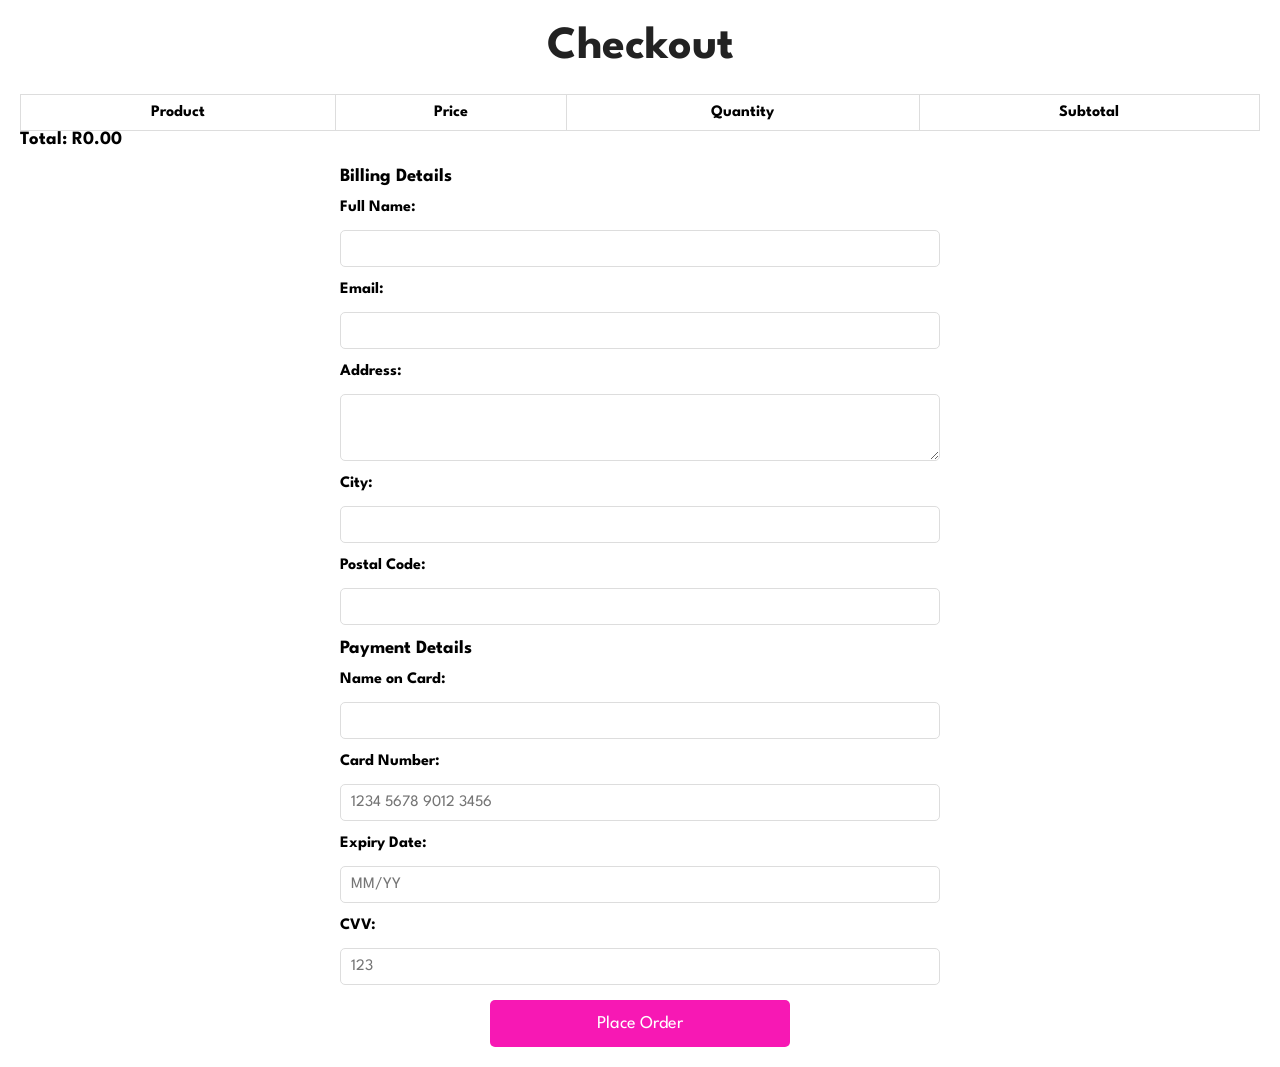
<file: checkout.html>
<!DOCTYPE html>
<html lang="en">
<head>
  <meta charset="UTF-8">
  <meta name="viewport" content="width=device-width, initial-scale=1.0">
  <title>Checkout - Pretty Blooms</title>
  <link rel="stylesheet" href="style.css">
  <link rel="stylesheet" href="https://cdnjs.cloudflare.com/ajax/libs/font-awesome/6.5.0/css/all.min.css">
  <style>
    body {
      font-family: Arial, sans-serif;
      padding: 20px;
    }
    h2 {
      text-align: center;
      margin-bottom: 20px;
    }
    form {
      max-width: 600px;
      margin: auto;
      display: flex;
      flex-direction: column;
      gap: 15px;
    }
    label {
      font-weight: bold;
    }
    input, textarea, select {
      padding: 10px;
      font-size: 16px;
      border: 1px solid #ddd;
      border-radius: 5px;
      width: 100%;
    }
    #cart-items {
      margin-bottom: 20px;
    }
    #cart-items table {
      width: 100%;
      border-collapse: collapse;
    }
    #cart-items th, #cart-items td {
      border: 1px solid #ddd;
      padding: 10px;
      text-align: center;
    }
    #cart-items img {
      width: 50px;
    }
    #total {
      font-weight: bold;
    }
    button.place-order {
      padding: 15px;
      background-color: #f718b4;
      color: white;
      font-size: 18px;
      border: none;
      border-radius: 5px;
      cursor: pointer;
      transition: background 0.3s;
      width: 100%;
      max-width: 300px;
      align-self: center;
    }
    button.place-order:hover {
      background-color: #971f6f;
    }
    #thank-you {
      display: none;
      text-align: center;
      font-size: 20px;
      color: #4CAF50;
      margin-top: 20px;
    }

    /* Responsive adjustments */
    @media (max-width: 600px) {
      #cart-items table, #cart-items th, #cart-items td {
        font-size: 14px;
      }
      button.place-order {
        font-size: 16px;
        padding: 12px;
      }
    }
  </style>
</head>
<body>

  <h2>Checkout</h2>

  <!-- Cart summary -->
  <div id="cart-items">
    <table>
      <thead>
        <tr>
          <th>Product</th>
          <th>Price</th>
          <th>Quantity</th>
          <th>Subtotal</th>
        </tr>
      </thead>
      <tbody>
        <!-- Cart items will be rendered here -->
      </tbody>
    </table>
    <h3>Total: R<span id="total">0.00</span></h3>
  </div>

  <!-- Checkout form -->
  <form id="checkout-form">
    <h3>Billing Details</h3>
    <label for="name">Full Name:</label>
    <input type="text" id="name" required>

    <label for="email">Email:</label>
    <input type="email" id="email" required>

    <label for="address">Address:</label>
    <textarea id="address" rows="3" required></textarea>

    <label for="city">City:</label>
    <input type="text" id="city" required>

    <label for="postal">Postal Code:</label>
    <input type="text" id="postal" required>

    <h3>Payment Details</h3>
    <label for="card-name">Name on Card:</label>
    <input type="text" id="card-name" required>

    <label for="card-number">Card Number:</label>
    <input type="text" id="card-number" placeholder="1234 5678 9012 3456" required>

    <label for="expiry">Expiry Date:</label>
    <input type="text" id="expiry" placeholder="MM/YY" required>

    <label for="cvv">CVV:</label>
    <input type="text" id="cvv" placeholder="123" required>

    <button type="submit" class="place-order">Place Order</button>
  </form>

  <!-- Thank you message -->
  <div id="thank-you">
    🎉 Thank you for your order! Your flowers will arrive fresh and beautiful. 🌸
  </div>

  <script>
    // Load cart from localStorage
    let cart = JSON.parse(localStorage.getItem("cart")) || [];
    const cartBody = document.querySelector("#cart-items tbody");
    const totalEl = document.getElementById("total");
    const thankYou = document.getElementById("thank-you");
    const form = document.getElementById("checkout-form");

    function renderCart() {
      cartBody.innerHTML = "";
      let total = 0;
      cart.forEach(item => {
        let subtotal = item.price * item.quantity;
        total += subtotal;
        const row = document.createElement("tr");
        row.innerHTML = `
          <td>${item.name}</td>
          <td>R${item.price.toFixed(2)}</td>
          <td>${item.quantity}</td>
          <td>R${subtotal.toFixed(2)}</td>
        `;
        cartBody.appendChild(row);
      });
      totalEl.innerText = total.toFixed(2);
    }

    renderCart();

    // Handle form submission
    form.addEventListener("submit", (e) => {
      e.preventDefault(); // Prevent actual form submission

      if(cart.length === 0){
        alert("Your cart is empty!");
        return;
      }

      // Optional: you could validate card format here

      // Show thank you message
      form.style.display = "none";
      thankYou.style.display = "block";

      // Clear cart
      localStorage.removeItem("cart");
    });
  </script>
</body>
</html>
</file>
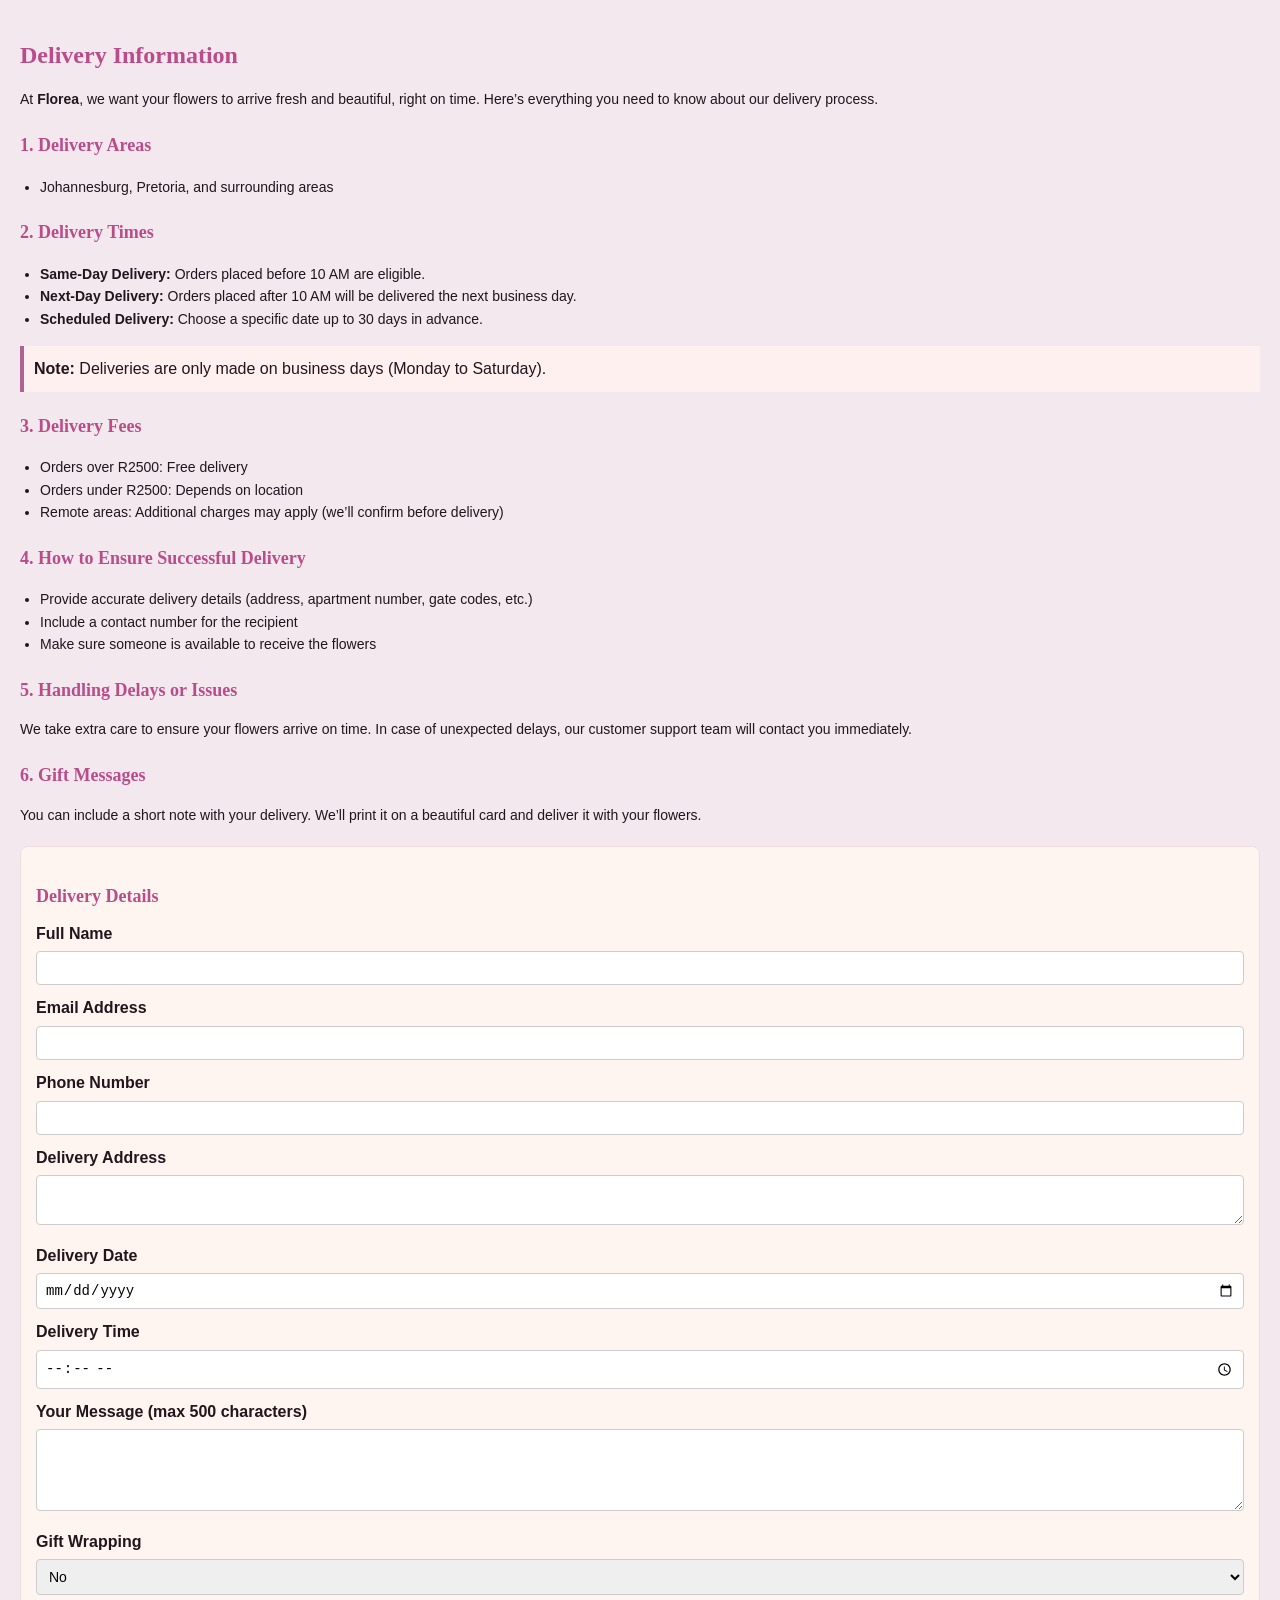
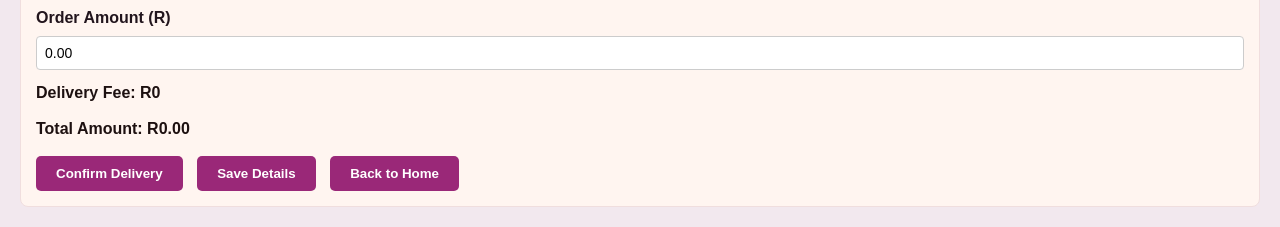
<file: Delivery.html>
<!DOCTYPE html>
<html lang="en">
<head>
  <meta charset="UTF-8">
  <meta name="viewport" content="width=device-width, initial-scale=1.0">
  <title>Delivery Information - Pretty Blooms</title>
  <style>
    body {
      font-family: 'Arial', sans-serif;
      background-color: #f2e8ee;
      color: #22151d;
      margin: 0;
      padding: 20px;
      line-height: 1.6;
    }

    h1, h2 {
      font-family: 'Georgia', serif;
      color: #ba4c8a;
      margin-bottom: 10px;
    }

    h1 { font-size: 24px; }
    h2 { font-size: 18px; margin-top: 20px; }

    p, li {
      font-size: 14px;
    }

    ul { padding-left: 20px; }

    .note {
      background-color: #fff0f0;
      padding: 10px;
      border-left: 4px solid #ae6295;
      margin: 10px 0;
    }

    .form-section {
      margin-top: 20px;
      padding: 15px;
      background-color: #fff5f0;
      border-radius: 8px;
      border: 1px solid #f0dede;
    }

    label {
      display: block;
      margin-top: 10px;
      font-weight: bold;
    }

    input, textarea, select {
      width: 100%;
      padding: 8px;
      margin-top: 5px;
      border-radius: 4px;
      border: 1px solid #ccc;
      font-size: 14px;
      box-sizing: border-box;
    }

    textarea { resize: vertical; }

    .form-buttons {
      margin-top: 15px;
    }

    .form-buttons button {
      padding: 10px 20px;
      margin-right: 10px;
      background-color: #9a2878;
      color: white;
      border: none;
      border-radius: 5px;
      cursor: pointer;
      font-weight: bold;
    }

    .form-buttons button:hover { background-color: #754861; }

    .delivery-fee, .total-amount {
      margin-top: 10px;
      font-weight: bold;
      color: #1d1010;
    }
  </style>
</head>
<body>

  <h1>Delivery Information</h1>
  <p>At <strong>Florea</strong>, we want your flowers to arrive fresh and beautiful, right on time. Here’s everything you need to know about our delivery process.</p>

  <h2>1. Delivery Areas</h2>
  <ul>
    <li>Johannesburg, Pretoria, and surrounding areas</li>
  </ul>

  <h2>2. Delivery Times</h2>
  <ul>
    <li><strong>Same-Day Delivery:</strong> Orders placed before 10 AM  are eligible.</li>
    <li><strong>Next-Day Delivery:</strong> Orders placed after 10 AM will be delivered the next business day.</li>
    <li><strong>Scheduled Delivery:</strong> Choose a specific date up to 30 days in advance.</li>
  </ul>
  <div class="note"><strong>Note:</strong> Deliveries are only made on business days (Monday to Saturday).</div>

  <h2>3. Delivery Fees</h2>
  <ul>
    <li>Orders over R2500: Free delivery</li>
    <li>Orders under R2500: Depends on location</li>
    <li>Remote areas: Additional charges may apply (we’ll confirm before delivery)</li>
  </ul>

  <h2>4. How to Ensure Successful Delivery</h2>
  <ul>
    <li>Provide accurate delivery details (address, apartment number, gate codes, etc.)</li>
    <li>Include a contact number for the recipient</li>
    <li>Make sure someone is available to receive the flowers</li>
  </ul>

  <h2>5. Handling Delays or Issues</h2>
  <p>We take extra care to ensure your flowers arrive on time. In case of unexpected delays, our customer support team will contact you immediately.</p>

  <h2>6. Gift Messages</h2>
  <p>You can include a short note with your delivery. We’ll print it on a beautiful card and deliver it with your flowers.</p>

  <!-- Delivery Form -->
  <div class="form-section">
    <h2>Delivery Details</h2>
    <form id="deliveryForm">
      <label for="fullName">Full Name</label>
      <input type="text" id="fullName" name="fullName" required>

      <label for="email">Email Address</label>
      <input type="email" id="email" name="email" required>

      <label for="phone">Phone Number</label>
      <input type="tel" id="phone" name="phone" required>

      <label for="address">Delivery Address</label>
      <textarea id="address" name="address" rows="2" required></textarea>

      <label for="deliveryDate">Delivery Date</label>
      <input type="date" id="deliveryDate" name="deliveryDate" required>

      <label for="deliveryTime">Delivery Time</label>
      <input type="time" id="deliveryTime" name="deliveryTime" required>

      <label for="message">Your Message (max 500 characters)</label>
      <textarea id="message" name="message" rows="4" maxlength="500"></textarea>

      <label for="giftWrap">Gift Wrapping</label>
      <select id="giftWrap" name="giftWrap" required>
        <option value="no">No</option>
        <option value="yes">Yes</option>
      </select>

      <label for="orderAmount">Order Amount (R)</label>
      <input type="number" id="orderAmount" name="orderAmount" readonly value="0">

      <div class="delivery-fee" id="deliveryFee">Delivery Fee: R0.00</div>
      <div class="total-amount" id="totalAmount">Total Amount: R0</div>

      <div class="form-buttons">
        <button type="submit">Confirm Delivery</button>
        <button type="button" onclick="saveDetails()">Save Details</button>
        <button type="button" onclick="window.location.href='index.html'">Back to Home</button>
      </div>
    </form>
  </div>

  <script>
    const orderAmountInput = document.getElementById('orderAmount');
    const deliveryFeeDisplay = document.getElementById('deliveryFee');
    const totalAmountDisplay = document.getElementById('totalAmount');

    // Simulated cart items (replace this with real cart logic)
    // Example cart: array of objects [{name:'Rose', price:200, qty:3}, ...]
    const cartItems = JSON.parse(localStorage.getItem('cartItems') || '[]');

    function getCartTotal() {
      let total = 0;
      cartItems.forEach(item => {
        total += item.price * item.qty;
      });
      return total;
    }

    function updateAmounts() {
      const orderAmount = getCartTotal();
      orderAmountInput.value = orderAmount.toFixed(2);

      const deliveryFee = orderAmount >= 2500 ? 0 : 0;
      deliveryFeeDisplay.textContent = `Delivery Fee: R${deliveryFee}`;

      const totalAmount = orderAmount + deliveryFee;
      totalAmountDisplay.textContent = `Total Amount: R${totalAmount.toFixed(2)}`;
    }

    // Save form details to localStorage
    function saveDetails() {
      const form = document.getElementById('deliveryForm');
      const formData = new FormData(form);
      const savedData = {};
      formData.forEach((value, key) => {
        savedData[key] = value;
      });
      localStorage.setItem('deliveryForm', JSON.stringify(savedData));
      alert('Your details have been saved!');
    }

    // Load saved form details
    window.addEventListener('load', () => {
      // Update amounts first
      updateAmounts();

      const savedData = JSON.parse(localStorage.getItem('deliveryForm'));
      if(savedData){
        Object.keys(savedData).forEach(key => {
          if(document.getElementById(key)){
            document.getElementById(key).value = savedData[key];
          }
        });
      }
    });

    // If cart changes on other page, update totals dynamically
    window.addEventListener('storage', () => {
      const newCart = JSON.parse(localStorage.getItem('cartItems') || '[]');
      cartItems.length = 0; // clear old array
      newCart.forEach(item => cartItems.push(item)); // update
      updateAmounts();
    });

    // Optional: handle form submission
    document.getElementById('deliveryForm').addEventListener('submit', function(e){
      e.preventDefault();
      alert('Delivery confirmed! Thank you for your order.');
      this.reset();
      localStorage.removeItem('deliveryForm');
    });
  </script>

</body>
</html>
</file>
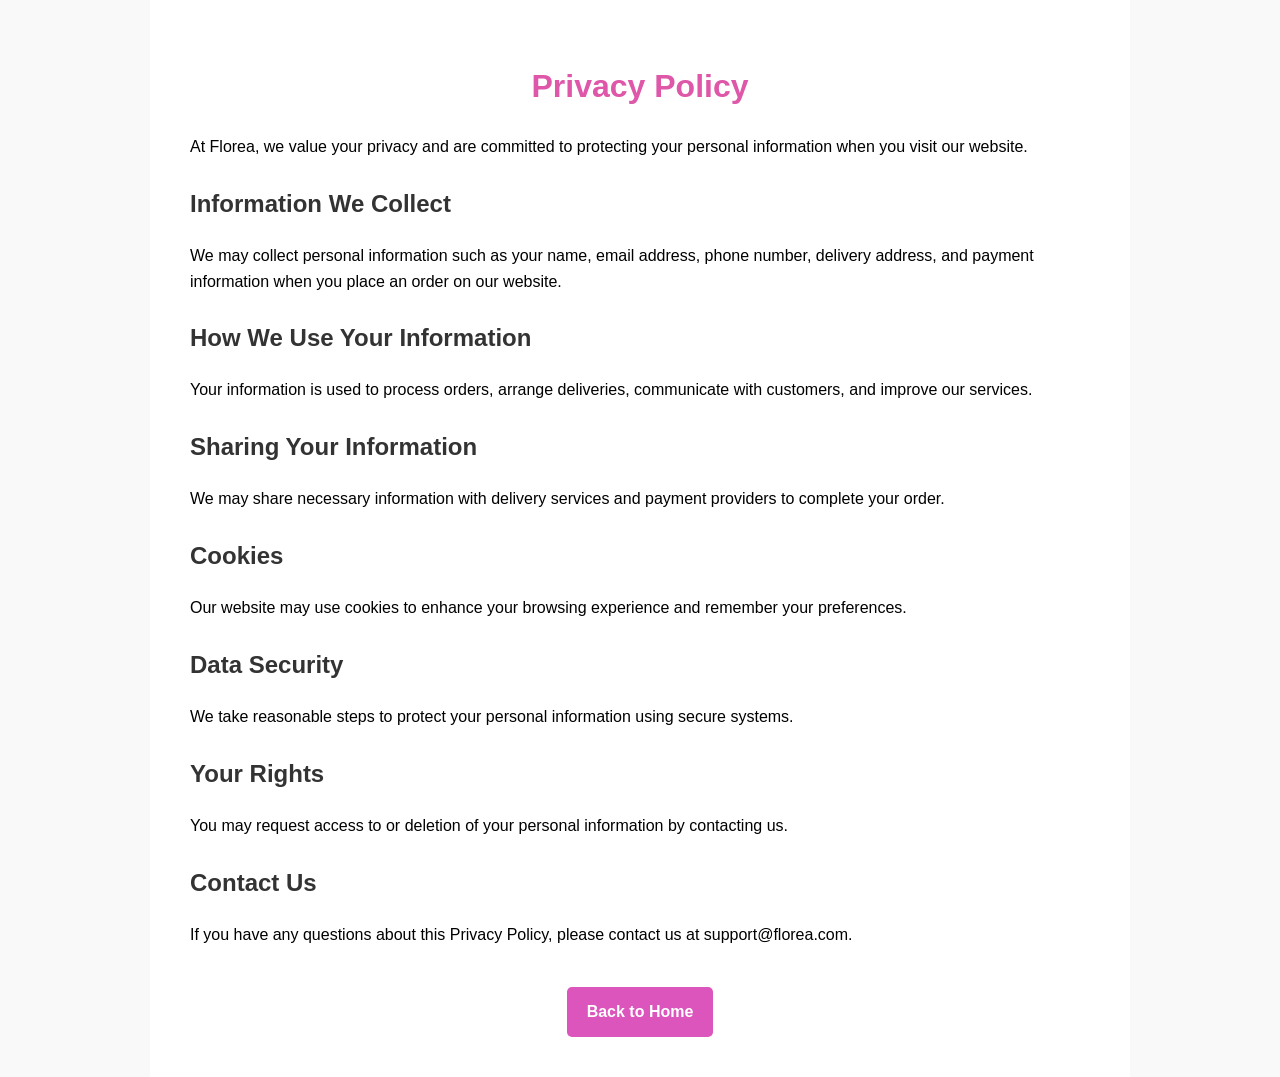
<file: privacypolicy.html>
<!DOCTYPE html>
<html lang="en">
<head>
<meta charset="UTF-8">
<meta name="viewport" content="width=device-width, initial-scale=1.0">
<title>Privacy Policy - Pretty Blooms</title>

<style>

body{
font-family: Arial, sans-serif;
margin:0;
padding:0;
background:#f9f9f9;
line-height:1.6;
}

.container{
max-width:900px;
margin:auto;
padding:40px;
background:white;
}

h1{
text-align:center;
color:#de57a8;
}

h2{
color:#333;
margin-top:25px;
}

p{
margin:10px 0;
}

/* Back button styling */
.back-home{
display:inline-block;
margin-top:30px;
padding:12px 20px;
background:#db55bc;
color:white;
text-decoration:none;
border-radius:5px;
font-weight:bold;
}

.back-home:hover{
background:#8e2d38;
}

.button-container{
text-align:center;
}

</style>
</head>

<body>

<div class="container">

<h1>Privacy Policy</h1>

<p>At Florea, we value your privacy and are committed to protecting your personal information when you visit our website.</p>

<h2>Information We Collect</h2>
<p>We may collect personal information such as your name, email address, phone number, delivery address, and payment information when you place an order on our website.</p>

<h2>How We Use Your Information</h2>
<p>Your information is used to process orders, arrange deliveries, communicate with customers, and improve our services.</p>

<h2>Sharing Your Information</h2>
<p>We may share necessary information with delivery services and payment providers to complete your order.</p>

<h2>Cookies</h2>
<p>Our website may use cookies to enhance your browsing experience and remember your preferences.</p>

<h2>Data Security</h2>
<p>We take reasonable steps to protect your personal information using secure systems.</p>

<h2>Your Rights</h2>
<p>You may request access to or deletion of your personal information by contacting us.</p>

<h2>Contact Us</h2>
<p>If you have any questions about this Privacy Policy, please contact us at support@florea.com.</p>

<div class="button-container">
<a href="index.html" class="back-home">Back to Home</a>
</div>

</div>

</body>
</html>
</file>
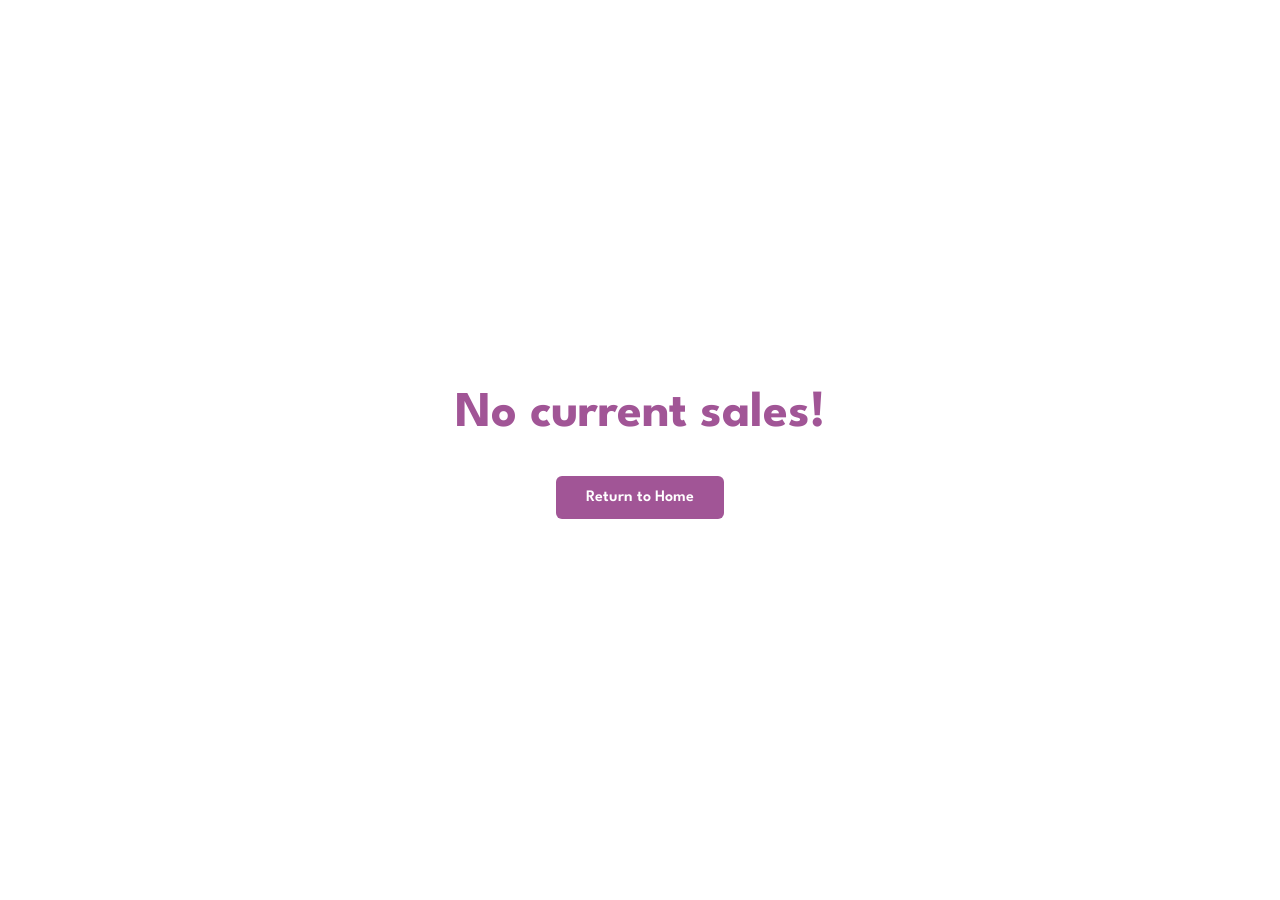
<file: sales.html>
<!DOCTYPE html>
<html lang="en">
<head>
  <meta charset="UTF-8">
  <title>Special Sales - Pretty Blooms</title>
  <link rel="stylesheet" href="style.css">

  <style>
    /* CENTER CONTENT */
    .sales-page {
      display: flex;
      justify-content: center;
      align-items: center;
      height: 100vh;
      text-align: center;
    }

    .sales-page h1 {
      font-size: 50px;
      color: #a15596; /* purple */
    }

    /* RETURN TO HOME BUTTON */
    .home-btn {
      display: inline-block;
      margin-top: 30px;
      padding: 14px 30px;
      background-color: #a15596; /* purple */
      color: #fff;
      font-size: 16px;
      font-weight: 600;
      text-decoration: none;
      border-radius: 6px;
      transition: 0.3s ease;
    }

    /* HOVER EFFECT */
    .home-btn:hover {
      background-color: #8a3b80;
      transform: scale(1.05);
    }
  </style>
</head>

<body>

<section class="sales-page">
  <div>
    <h1>No current sales!</h1>

    <!-- RETURN BUTTON -->
    <a href="index.html" class="home-btn">Return to Home</a>
  </div>
</section>

</body>
</html>
</file>
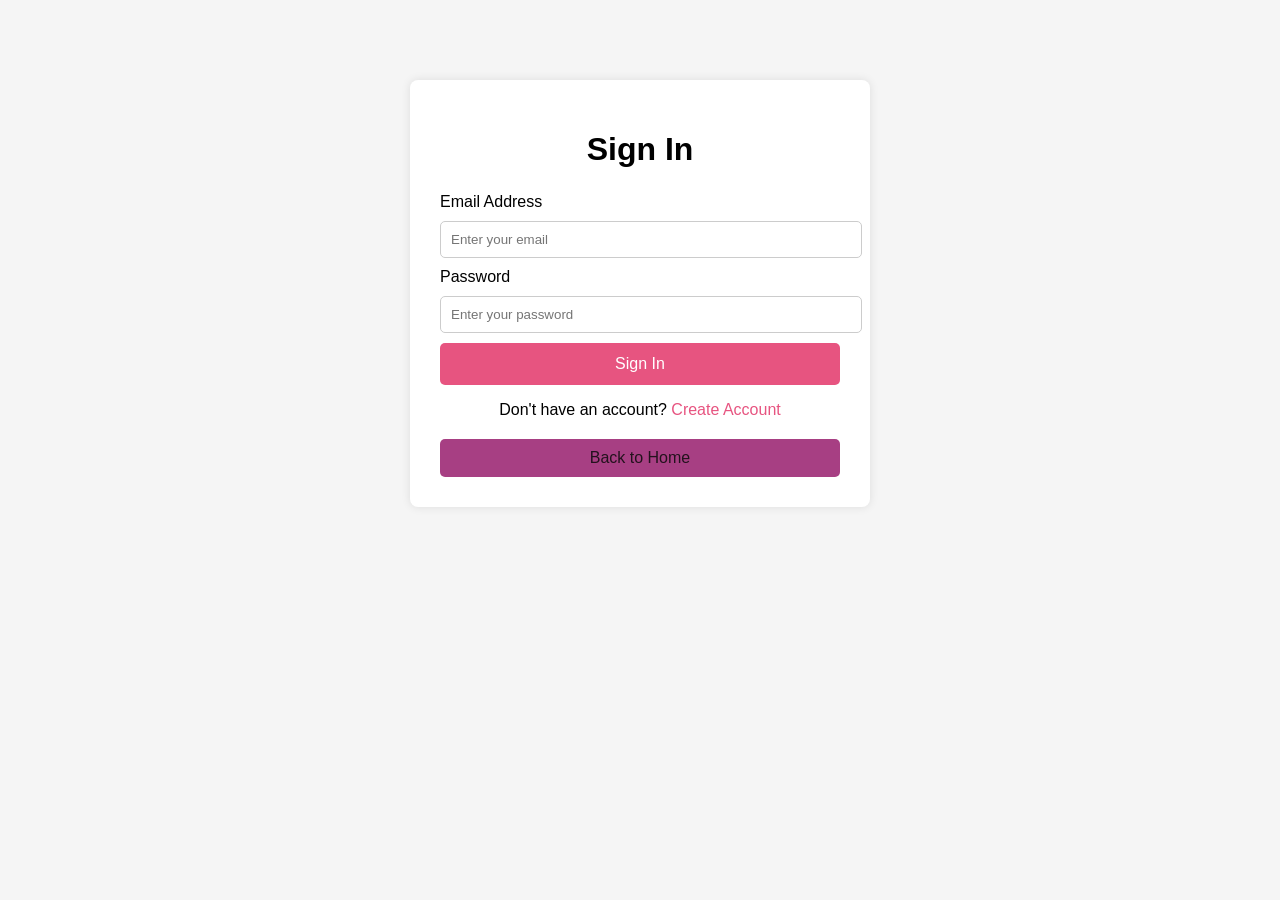
<file: signin.html>
<!DOCTYPE html>
<html lang="en">
<head>
<meta charset="UTF-8">
<meta name="viewport" content="width=device-width, initial-scale=1.0">
<title>Sign In - Pretty Blooms</title>

<style>

body{
font-family: Arial, sans-serif;
background:#f5f5f5;
margin:0;
padding:0;
}

.container{
max-width:400px;
margin:80px auto;
background:white;
padding:30px;
border-radius:8px;
box-shadow:0 0 10px rgba(0,0,0,0.1);
}

h1{
text-align:center;
margin-bottom:25px;
}

input{
width:100%;
padding:10px;
margin:10px 0;
border:1px solid #ccc;
border-radius:5px;
}

button{
width:100%;
padding:12px;
background:#e75480;
border:none;
color:white;
font-size:16px;
border-radius:5px;
cursor:pointer;
}

button:hover{
background:#d63a66;
}

.links{
text-align:center;
margin-top:15px;
}

.links a{
text-decoration:none;
color:#e75480;
}

.home-btn{
display:block;
text-align:center;
margin-top:20px;
padding:10px;
background:#a73f83;
color:rgb(35, 18, 29);
text-decoration:none;
border-radius:5px;
}

.home-btn:hover{
background:#9b4e79;
}

</style>
</head>

<body>

<div class="container">

<h1>Sign In</h1>

<form>

<label>Email Address</label>
<input type="email" placeholder="Enter your email" required>

<label>Password</label>
<input type="password" placeholder="Enter your password" required>

<button type="submit">Sign In</button>

</form>

<div class="links">
<p>Don't have an account? <a href="signup.html">Create Account</a></p>
</div>

<a href="index.html" class="home-btn">Back to Home</a>

</div>

</body>
</html>
</file>
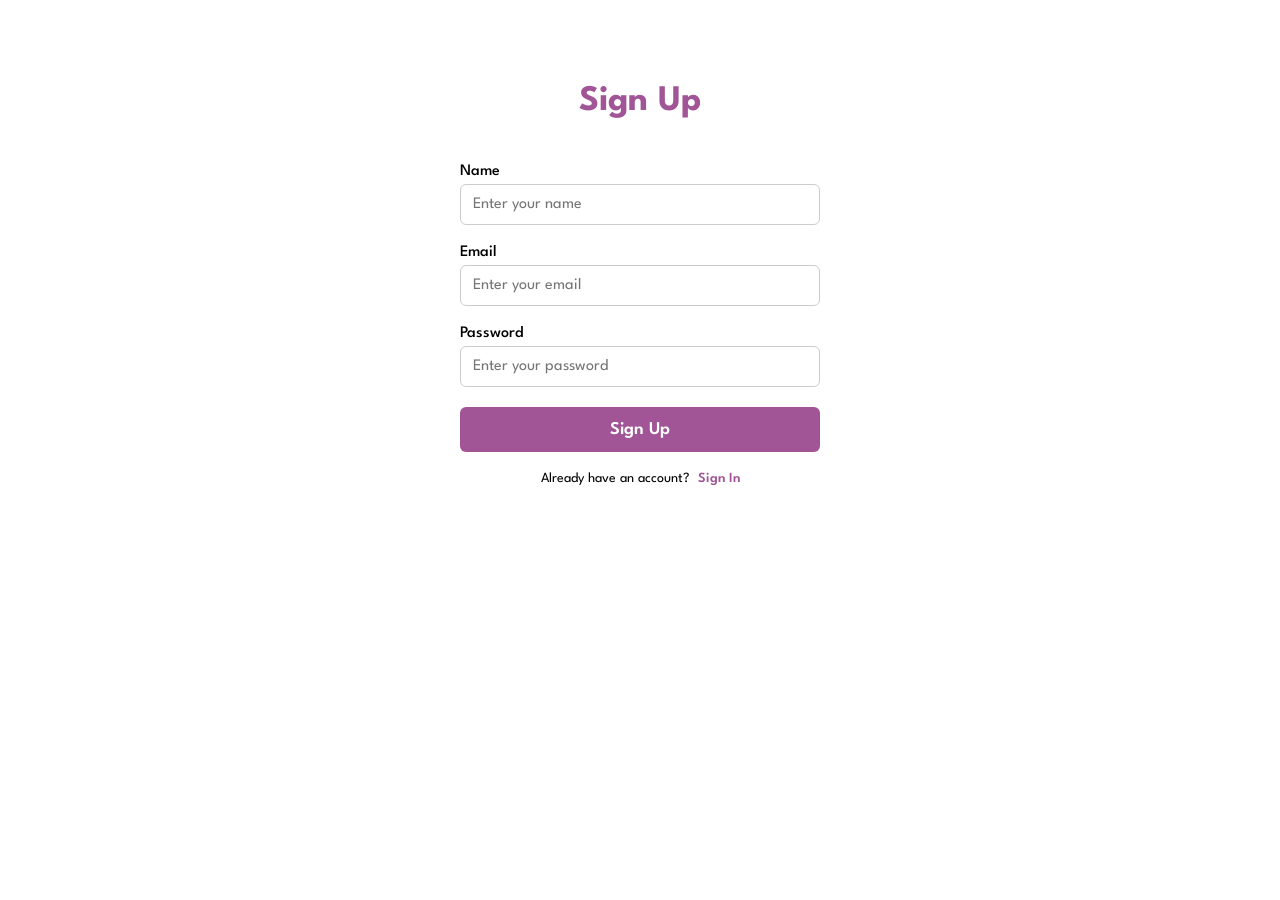
<file: signup.html>
<!DOCTYPE html>
<html lang="en">
<head>
  <meta charset="UTF-8">
  <meta name="viewport" content="width=device-width, initial-scale=1.0">
  <title>Sign Up - Pretty Blooms</title>
  <link rel="stylesheet" href="style.css">
  <style>
    /* SIGNUP PAGE STYLING */
    .signup-page {
      max-width: 400px;
      margin: 50px auto;
      padding: 20px;
      text-align: center;
    }

    .signup-page h1 {
      color: #a15596; /* purple */
      font-size: 36px;
      margin-bottom: 30px;
    }

    .signup-page label {
      display: block;
      font-weight: 500;
      margin-bottom: 5px;
      color: #000;
      text-align: left;
    }

    .signup-page input[type="text"],
    .signup-page input[type="email"],
    .signup-page input[type="password"] {
      width: 100%;
      padding: 12px;
      margin-bottom: 20px;
      border-radius: 6px;
      border: 1px solid #ccc;
      font-size: 16px;
    }

    .signup-btn {
      display: inline-block;
      width: 100%;
      padding: 14px;
      background-color: #a15596; /* purple */
      color: #fff;
      font-size: 18px;
      font-weight: 600;
      border: none;
      border-radius: 6px;
      cursor: pointer;
      transition: 0.3s ease;
    }

    .signup-btn:hover {
      background-color: #8a3b80;
      transform: scale(1.02);
    }

    .signin-link {
      margin-top: 20px;
      font-size: 14px;
      color: #000;
    }

    .signin-link a {
      color: #a15596; /* purple */
      text-decoration: none;
      font-weight: 600;
      margin-left: 5px;
    }

    .signin-link a:hover {
      text-decoration: underline;
    }
  </style>
</head>
<body>
  <section class="signup-page">
    <h1>Sign Up</h1>

    <form id="signupForm">
      <label for="name">Name</label>
      <input type="text" id="name" placeholder="Enter your name">

      <label for="email">Email</label>
      <input type="email" id="email" placeholder="Enter your email">

      <label for="password">Password</label>
      <input type="password" id="password" placeholder="Enter your password">

      <button type="submit" class="signup-btn">Sign Up</button>
    </form>

    <div class="signin-link">
      Already have an account? <a href="signin.html">Sign In</a>
    </div>
  </section>

  <!-- JAVASCRIPT FOR POPUP -->
  <script>
    const form = document.getElementById('signupForm');

    form.addEventListener('submit', function(event) {
      event.preventDefault(); // prevents form from submitting normally
      alert("Thank you! Your account has been successfully created.");
      form.reset(); // clears the form fields
    });
  </script>
</body>
</html>
</file>
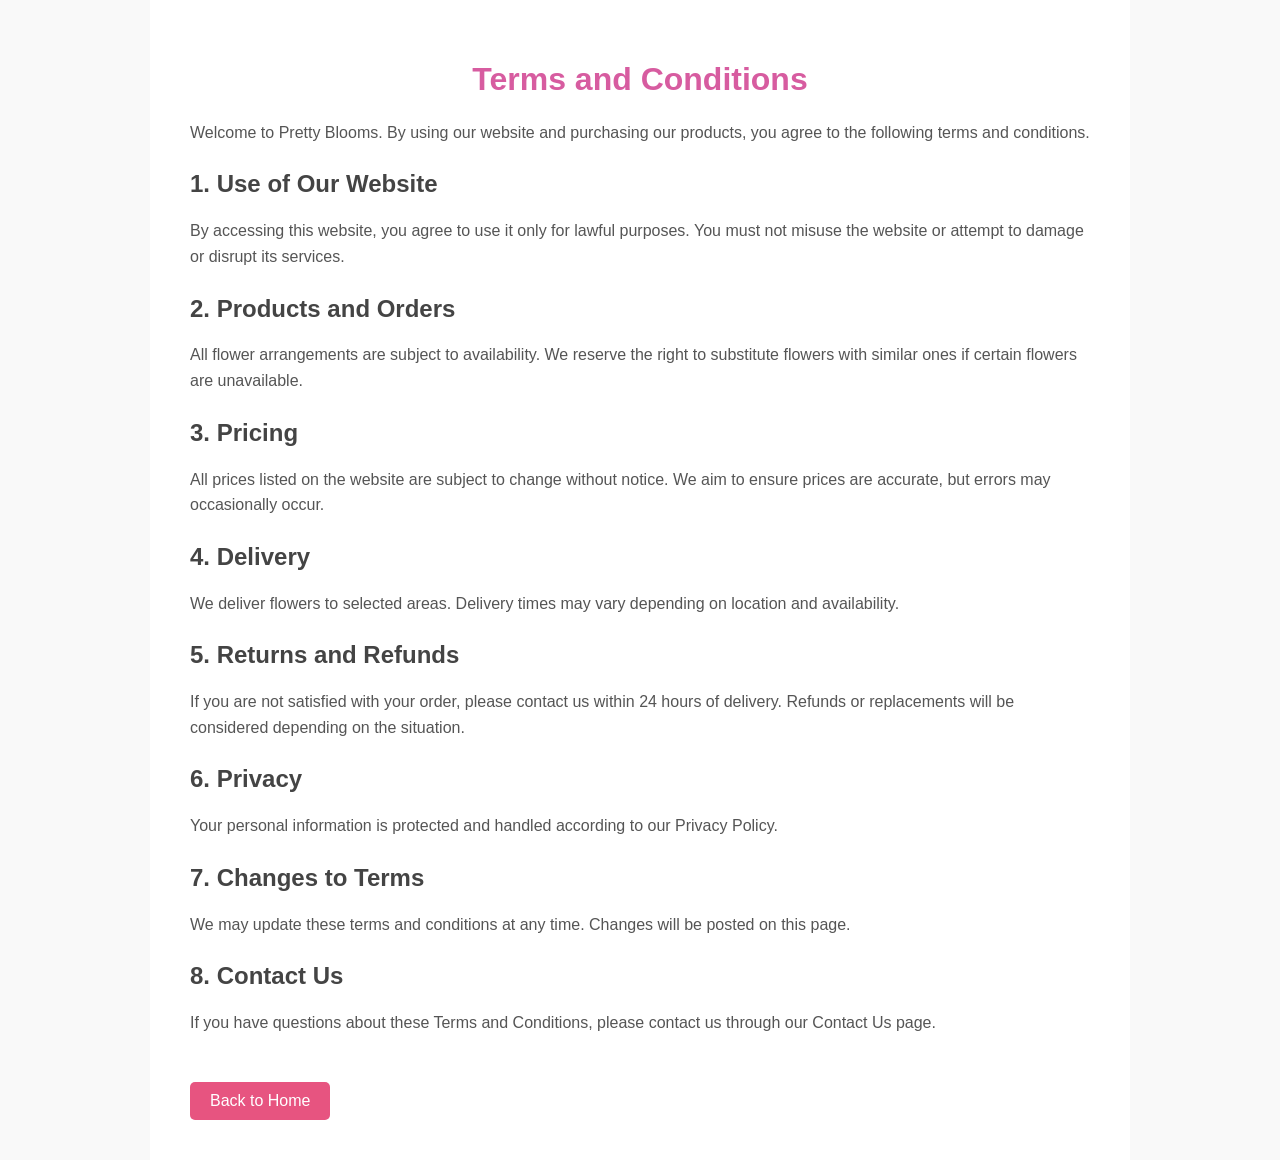
<file: terms.html>
<!DOCTYPE html>
<html lang="en">
<head>
<meta charset="UTF-8">
<meta name="viewport" content="width=device-width, initial-scale=1.0">
<title>Terms and Conditions - Pretty Blooms</title>

<style>
body{
font-family: Arial, sans-serif;
margin:0;
padding:0;
background:#f9f9f9;
}

.container{
max-width:900px;
margin:auto;
padding:40px;
background:white;
}

h1{
text-align:center;
color:#d75ca0;
}

h2{
margin-top:25px;
color:#444;
}

p{
line-height:1.6;
color:#555;
}

.home-btn{
display:inline-block;
margin-top:30px;
padding:10px 20px;
background:#e75480;
color:white;
text-decoration:none;
border-radius:5px;
}

.home-btn:hover{
background:#d63a66;
}
</style>

</head>

<body>

<div class="container">

<h1>Terms and Conditions</h1>

<p>Welcome to Pretty Blooms. By using our website and purchasing our products, you agree to the following terms and conditions.</p>

<h2>1. Use of Our Website</h2>
<p>By accessing this website, you agree to use it only for lawful purposes. You must not misuse the website or attempt to damage or disrupt its services.</p>

<h2>2. Products and Orders</h2>
<p>All flower arrangements are subject to availability. We reserve the right to substitute flowers with similar ones if certain flowers are unavailable.</p>

<h2>3. Pricing</h2>
<p>All prices listed on the website are subject to change without notice. We aim to ensure prices are accurate, but errors may occasionally occur.</p>

<h2>4. Delivery</h2>
<p>We deliver flowers to selected areas. Delivery times may vary depending on location and availability.</p>

<h2>5. Returns and Refunds</h2>
<p>If you are not satisfied with your order, please contact us within 24 hours of delivery. Refunds or replacements will be considered depending on the situation.</p>

<h2>6. Privacy</h2>
<p>Your personal information is protected and handled according to our Privacy Policy.</p>

<h2>7. Changes to Terms</h2>
<p>We may update these terms and conditions at any time. Changes will be posted on this page.</p>

<h2>8. Contact Us</h2>
<p>If you have questions about these Terms and Conditions, please contact us through our Contact Us page.</p>

<a href="index.html" class="home-btn">Back to Home</a>

</div>

</body>
</html>
</file>
<file: style.css>
@import url('https://fonts.googleapis.com/css2?family=Spartan:wght@100;200;300;400;500;600;700;800;900&display=swap');
* {
    margin: 0;
    padding: 0;
    box-sizing: border-box;
    font-family: 'spartan', sans-serif;
}

h1 {
    font-size: 50px;
    line-height: 64px;
    color:#222;
}

h2{
    font-size: 46px;
    line-height: 54px;
    color:#222
}

h4{
    font-size: 20px;
    color:#222
}

h6{
    font-weight:700;
    font-size: 12px;
}

p{
    font-size: 16px;
    color: #8c9390;
    margin: 15px 0 20px 0;
}

.section-p1 {
    padding: 40px 80px;
}

button.normal {
    font-size: 14px;
    font-weight: 600;
    padding: 15px 30px;
    color:#faf7f9;
    background-color: #a15596;
    border-radius: 4px;
    cursor: pointer;
    border: none;
    outline: none;
    transition: 0.2s;
}

body {
    width: 100%
}

/*header start */

#header {
    display: flex;
    align-items: center;
    justify-content: space-between;
    padding: 20px 80px;
    background: #f1c9ec;
    box-shadow: 0 5px 15px rgba(0, 0, 0, 0.06);
    position: fixed;       
    top: 0;
    left: 0;
    width: 100%;           
    z-index: 9999;
}

/* Logo Styling */

.logo {
  width: 100px;
  height: auto;
}

#navbar {
    display: flex;
    align-items: center;
    justify-content: center;
}

#navbar li {
    list-style: none;
    padding: 0 20px;
    position: relative;
}

#navbar li a {
    text-decoration: none;
    font-size: 16px;
    font-weight: 600;
    color: #121111;
    transition: 0.3s ease;
}

#navbar li a:hover,
#navbar li a.active {
    color: #a15596
}

#navbar li a.active::after,
#navbar li a:hover::after {
    content: "";
    width: 30%;
    height: 2px;
    background: #a70da4;
    position: absolute;
    bottom: -4px;
    left: 20px;
}

#mobile {
    display: none;
    align-items: center;
}

#close {
    display: none;
}

/* Home Page */
#hero {
    background-image: url("images/image20.jpg");
    height: 90vh;
    width: 100%;
    background-size: cover;
    background-position: top 25% right 0;
    padding: 0 80px;
    display: flex;
    flex-direction: column;
    align-items: flex-start;
    justify-content: center;
    position: relative;
    z-index: 1;
    margin-top: 120px;
}

#hero h4 {
    padding-bottom: 15px;
}

#hero h1 {
    color: #8a034d;
}

#hero button {
    background-image: url("images/image23jpg.jpg");
    background-color: transparent;
    color: #8a034d;
    border: 0;
    padding: 14px 80px 14px 65px;
    background-repeat: no-repeat;
    cursor: pointer;
    font-weight: 700;
    font-size: 15px;
}

#feature{
    display: flex;
    align-items: center;
    justify-content: space-between;
    flex-wrap: wrap;
}

#feature .fe-box {
    width: 180px;
    text-align: center;
    padding: 25px 15px;
    box-shadow: 20px 20px 34px rgba(0, 0, 0, 0.03);
    border: 1px solid #a15596;
    border-radius: 4px;
    margin: 15px 0;
}

#feature .fe-box img {
  width: 100px;   
  height: auto;   
  margin-bottom: 10px; 
}

#feature .fe-box:hover {
    box-shadow: 10px 10px 54px rgba(70, 62, 221, 0.1); 
}

#banner{
    display: flex;
    flex-direction: column;
    justify-content: center;
    align-items: center;
    text-align: center;
    background-image: url("images/image29.jpg");
    width: 100%;
    height: 40vh;
    background-size: cover;
    background-position: center;
}

#banner h4 {
    color: #faf7f9;
    font-size: 16px;
}
#banner h2 {
    color: #f9f4f8;
    font-size: 30px;
    padding: 10px 0;
}

#banner button:hover {
    background: #f9f4f8;
    color: #5a4557
}

footer{
    display: flex;
    flex-wrap: wrap;
    justify-content: space-between;
}

footer .col {
    display: flex;
    flex-direction: column;
    align-items: flex-start;
    margin-bottom: 20px;
}

footer .logo {
    margin-bottom: 30px;
}

footer h4{
    font-size: 14px;
    padding-bottom: 20px;
}

footer p{
    font-size: 13px;
    margin: 0 0 8px 0;
}

footer a {
    font-size: 13px;
    text-decoration: none;
    color: #858285;
    margin: 10px;
}

footer .follow i:hover,
footer a:hover {
    color:#8a034d;
}

/* ================================
   CART PAGE STYLING
================================ */
#cart {
    overflow-x: auto;
}
#cart {
  width: 100%;
  padding: 40px 20px;
}

/* ===== Desktop & Tablet ===== */
/* =============================
   CART TABLE (Desktop)
============================= */
#cart table {
  width: 100%;
  border-collapse: collapse;
  background: #fff;
  border-radius: 10px;
  box-shadow: 0 2px 8px rgba(0,0,0,0.1);
}

#cart table thead {
  background-color: #f5f5f5;
}

#cart table th,
#cart table td {
  text-align: center;
  padding: 14px 10px;
  font-size: 14px;
  color: #333;
}

/* Product image styling */
#cart table img {
  width: 70px;
  height: auto;
  border-radius: 8px;
}

/* Quantity input styling */
#cart input[type="number"] {
  width: 60px;
  padding: 5px;
  text-align: center;
  border: 1px solid #ddd;
  border-radius: 5px;
}

/* Compact column widths */
#cart table td:nth-child(1),
#cart table th:nth-child(1) { width: 60px; }   /* Remove */
#cart table td:nth-child(2),
#cart table th:nth-child(2) { width: 90px; }   /* Image */
#cart table td:nth-child(3),
#cart table th:nth-child(3) { width: 160px; }  /* Product */
#cart table td:nth-child(4),
#cart table th:nth-child(4) { width: 90px; }   /* Price */
#cart table td:nth-child(5),
#cart table th:nth-child(5) { width: 90px; }   /* Quantity */
#cart table td:nth-child(6),
#cart table th:nth-child(6) { width: 90px; }   /* Subtotal */

/* Fix for quantity input */
#cart table td:nth-child(5) input {
  width: 70px;
  padding: 10px 5px 10px 15px;
}

/* Header row style */
#cart table thead {
  border: 1px solid #ddd;
  border-left: none;
  border-right: none;
}

#cart table thead td {
  font-weight: 700;
  text-transform: uppercase;
  font-size: 13px;
  padding: 18px 0;
}

#cart table tbody tr td {
  padding-top: 15px;
}

#cart table tbody td {
  font-size: 13px;
}

/* Slightly smaller overall text */
#cart {
  font-size: 13px;
}

/* Cart Total Section */
#cart-total-section {
  width: 100%;
  text-align: right;       /* aligns total to the right on larger screens */
  padding: 20px 0;
  font-size: 18px;
  font-weight: 600;
  letter-spacing: 2px;     /* spacing between letters */
  color: #333;
}

#cart-total {
  display: inline-block;
  padding: 10px 20px;
  background-color: #f5f5f5;  /* light background for emphasis */
  border-radius: 8px;
  min-width: 150px;            /* ensures alignment for different prices */
  text-align: right;           /* aligns price inside the box */
}

/* =============================
   MOBILE VIEW (Stacked as Cards)
============================= */
@media (max-width: 768px) {
  /* Turn table into cards */
  #cart table,
  #cart thead,
  #cart tbody,
  #cart th,
  #cart td,
  #cart tr {
    display: block;
  }

  #cart thead {
    display: none;
  }

  #cart tr {
    display: flex;
    align-items: flex-start;
    background: #fff;
    margin-bottom: 15px;
    border-radius: 10px;
    box-shadow: 0 2px 8px rgba(0,0,0,0.1);
    padding: 12px;
    gap: 12px;
    position: relative;
  }

  /* Image on the left */
  #cart td[data-label="Image"] {
    flex: 0 0 65px;
    display: flex;
    align-items: center;
    justify-content: center;
  }

  #cart td[data-label="Image"] img {
    width: 60px;
    height: auto;
    border-radius: 8px;
  }

  /* Text on the right */
  #cart td {
    border: none;
    display: block;
    padding: 5px 0;
  }

  #cart td[data-label="Product"] {
    font-weight: 600;
    font-size: 14px;
    margin-bottom: 6px;
    color: #333;
  }

  /* Group price, quantity, subtotal neatly */
  #cart td[data-label="Price"],
  #cart td[data-label="Quantity"],
  #cart td[data-label="Subtotal"] {
    font-size: 13px;
    color: #555;
  }

  #cart td[data-label="Quantity"] input[type="number"] {
    width: 60px;
    padding: 3px;
    border: 1px solid #ccc;
    border-radius: 5px;
    margin-left: 8px;
  }

  /* Remove button on top right */
  #cart td[data-label="Remove"] {
    position: absolute;
    top: 10px;
    right: 15px;
  }

  /* Add some spacing for visual clarity */ 
  #cart tr { 
    position: relative; 
  }

  #cart-total-section {
    text-align: center;  /* center total on mobile */
    padding: 15px 0;
    font-size: 16px;
  }

  #cart-total {
    width: 100%;
    min-width: 0;
    padding: 8px 12px;
  }
}

/* =============================
   SMALL PHONES
============================= */
@media (max-width: 480px) {
  #cart td[data-label="Image"] img {
    width: 55px;
  }

  #cart td[data-label="Product"] {
    font-size: 13px;
  }

  #cart-total-section {
    font-size: 14px;
  }

  #cart-total {
    padding: 6px 10px;
  }
}



/* Start Media Query */

@media (max-width:799px) {
    #navbar {
        display: flex;
        flex-direction: column;
        align-items: flex-start;
        justify-content: flex-start;
        position: fixed;
        top: 0;
        right: -300px;
        height: 100vh;
        width: 300px;
        background-color:#f9f4f8;
        box-shadow: 0 40px 60px rgba(0, 0, 0, 0.1);
        padding: 80px 0 0 10px;
        transition: 0.3s;
    }
    #navbar.active {
        right: 0px;
    }
    #navbar li {
        margin-bottom: 25px;
    }
    #mobile {
        display: flex;
        align-items: center;
    }
    #mobile i {
        color: #5a4557;
        font-size: 24px;
        padding-left: 20px;
    }

    #close{
        display: initial;
        position: absolute;
        top: 30px;
        left: 30px;
        color:#121111;
        font-size: 24px;
    }
}

    #hero {
        
        height: 70vh;
        padding: 0 80px;  
        background-position: top 30% right 30%;
    }
    #feature {
        justify-content: center;
    }
    #feature .fe-box {
        margin: 15px 15px;
    }

    @media (max-width: 477px) {
        .section-p1 {
            padding: 20px;
        }
        h1 {
            font-size: 38px;   
        }
        h2 {
            font-size: 32px;
        
    }
    #hero {
        padding: 0 20px;
        background-position: center;
        background-size: cover;
        height: 50vh;
        background-repeat: no repeat;
    }
    #feature {
        justify-content: none;
    }
    #feature .fe-box {
        width: 155px;
        margin: 0 0 15px 0;
    }
    #banner {
        height: 25vh;              /* reduce banner height */
        padding: 20px;             /* add padding for spacing */
        background-position: center;
        background-size: cover;
  }

  #banner h2 {
        font-size: 18px;           /* make text smaller */
        line-height: 1.3;
        margin: 0 auto;          /* center the element */
        width: 90%;              /* prevent cut-off on sides */
        word-wrap: break-word;
  }

  #banner h4 {
        font-size: 14px;
        line-height: 1.4;        
        margin: 0 auto;          
        width: 90%;              
        word-wrap: break-word;
  }

  #banner button {
        padding: 10px 20px;
        font-size: 12px;
  }
  #footer {
    flex-direction: column;       
    align-items: flex-start;      
    padding: 20px;                
  }

  footer .col {
    width: 100%;                  
    margin-bottom: 20px;
  }

  footer .col a {
    display: block;               
    word-wrap: break-word;        
  }

  footer .col h4 {
    font-size: 16px;              
    margin-bottom: 10px;
  }
}

/* Cart Page*/
#subtotal {
    width: 100%;
    padding: 20px;
}

/* =======================
   SHOP PAGE STYLES
======================= */

#product-list {
  text-align: center;
}

.product-container {
  display: grid;
  grid-template-columns: repeat(auto-fit, minmax(200px, 1fr));
  gap: 20px;
  margin-top: 30px;
}

.product-box {
  background: #fff;
  border: 1px solid #a15596;
  border-radius: 8px;
  padding: 15px;
  transition: transform 0.3s ease;
  box-shadow: 0 4px 6px rgba(0,0,0,0.05);
}

.product-box:hover {
  transform: translateY(-5px);
}

.product-box img {
  width: 100%;
  height: 200px;
  object-fit: cover;
  border-radius: 6px;
  margin-bottom: 10px;
}

.product-box h4 {
  font-size: 16px;
  color: #333;
}

.product-box p {
  color: #a15596;
  font-weight: 600;
}

.product-box button {
  background-color: #a15596;
  color: #fff;
  border: none;
  padding: 10px 15px;
  border-radius: 5px;
  cursor: pointer;
  font-size: 14px;
  transition: 0.3s;
}

.product-box button:hover {
  background-color: #8a3b80;
}

/* Responsive tweaks */
@media (max-width: 600px) {
  .product-container {
    grid-template-columns: repeat(auto-fit, minmax(150px, 1fr));
    gap: 15px;
  }
  .product-box img {
    height: 150px;
  }
}

/* ===== ABOUT PAGE ===== */
#about .about-container {
  display: flex;
  align-items: center;
  gap: 50px;
  flex-wrap: wrap;
  margin-top: 50px;
}

#about .about-img img {
  width: 100%;
  max-width: 500px;
  border-radius: 15px;
  box-shadow: 0 5px 15px rgba(0,0,0,0.1);
}

#about .about-text {
  flex: 1;
  max-width: 600px;
}

#about .about-text h2 {
  font-size: 2em;
  margin-bottom: 20px;
}

#about .about-text p {
  line-height: 1.8;
  color: #555;
  margin-bottom: 15px;
}

/* ===== VALUES SECTION ===== */
#values {
  text-align: center;
  background: #f9f9f9;
  padding: 60px 0;
}

#values h2 {
  margin-bottom: 40px;
  font-size: 2em;
}

.value-boxes {
  display: flex;
  justify-content: center;
  gap: 30px;
  flex-wrap: wrap;
}

.value-box {
  background: #fff;
  padding: 25px;
  border-radius: 10px;
  width: 280px;
  box-shadow: 0 3px 10px rgba(0,0,0,0.1);
}

.value-box h3 {
  margin-bottom: 15px;
  font-size: 1.3em;
  color: #2d2d2d;
}

.value-box p {
  color: #666;
}

/* ===== RESPONSIVE DESIGN ===== */
@media (max-width: 768px) {
  #about .about-container {
    flex-direction: column;
    text-align: center;
  }
  #about .about-img img {
    max-width: 100%;
  }
}

/* ===== CONTACT PAGE ===== */
#contact {
  background: #fff;
  padding: 60px 80px;
}

.contact-container {
  display: flex;
  justify-content: space-between;
  align-items: flex-start;
  flex-wrap: wrap;
  gap: 40px;
}

/* LEFT INFO */
.contact-info {
  flex: 1;
  min-width: 300px;
}

.contact-info h2 {
  font-size: 2em;
  margin-bottom: 15px;
  color: #222;
}

.contact-info p {
  color: #555;
  line-height: 1.7;
}

.contact-info .info-details {
  margin: 25px 0;
}

.contact-info .info-details p {
  margin-bottom: 10px;
}

.contact-logo {
  width: 150px;
  margin-top: 20px;
}

/* FORM */
.contact-form {
  flex: 1;
  min-width: 300px;
  background: #f8f8f8;
  padding: 30px;
  border-radius: 10px;
  box-shadow: 0 4px 12px rgba(0,0,0,0.08);
}

.contact-form h3 {
  margin-bottom: 20px;
  color: #333;
}

.contact-form form {
  display: flex;
  flex-direction: column;
  gap: 15px;
}

.contact-form input,
.contact-form textarea {
  width: 100%;
  padding: 12px;
  border: 1px solid #ccc;
  border-radius: 8px;
  outline: none;
  font-size: 1em;
}

.contact-form input:focus,
.contact-form textarea:focus {
  border-color: #8a3b80; /* your catalogue green */
}

/* BUTTON */
.contact-form .btn {
  background: #8a3b80; /* emerald green accent */
  color: #fff;
  border: none;
  padding: 12px;
  border-radius: 8px;
  font-size: 1em;
  cursor: pointer;
  transition: 0.3s;
}

.contact-form .btn:hover {
  background: #a15596;
}

/* RESPONSIVE */
@media (max-width: 768px) {
  #contact {
    padding: 40px 20px;
  }

  .contact-container {
    flex-direction: column;
  }

  .contact-form {
    margin-top: 30px;
  }

  .contact-info, .contact-form {
    text-align: center;
  }
}

/* ===== SMALLER HEADER ===== */
#header {
  display: flex;
  align-items: center;
  justify-content: space-between;
  padding: 10px 50px;   /* reduced from 20px 80px */
  background: #f1c9ec;  /* your pink tone */
  box-shadow: 0 3px 10px rgba(0, 0, 0, 0.06);
  position: sticky;
  top: 0;
  z-index: 1000;
}

#header .logo {
  width: 100px;          /* smaller logo for balance */
  height: auto;
}

/* Adjust nav list spacing */
#navbar ul {
  display: flex;
  list-style: none;
  gap: 25px;             /* tighter spacing */
}

#navbar ul li a {
  text-decoration: none;
  font-size: 15px;       /* slightly smaller text */
  font-weight: 500;
  color: #333;
  transition: 0.3s;
}

#navbar ul li a:hover,
#navbar ul li a.active {
  color: #a15596;        /* your catalogue green */
}

/* On smaller screens */
@media (max-width: 768px) {
  #header {
    padding: 10px 20px;
  }

  #header .logo {
    width: 80px;
  }

  #navbar ul {
    gap: 15px;
  }

  #navbar ul li a {
    font-size: 14px;
  }
}

/* ===== HEADER (ALL DEVICES) ===== */
#header {
  display: flex;
  align-items: center;
  justify-content: space-between;
  padding: 10px 50px;
  background: #f1c9ec;
  box-shadow: 0 3px 10px rgba(0, 0, 0, 0.06);
  position: sticky;
  top: 0;
  z-index: 1000;
}

#header .logo {
  width: 100px;
  height: auto;
}

/* NAVBAR */
#navbar ul {
  display: flex;
  list-style: none;
  gap: 25px;
}

#navbar ul li a {
  text-decoration: none;
  font-size: 15px;
  font-weight: 500;
  color: #333;
  transition: 0.3s;
}

#navbar ul li a:hover,
#navbar ul li a.active {
  color: #a15596; /* green accent */
}

/* ===== SMALLER SCREENS ===== */
@media (max-width: 768px) {
  #header {
    flex-direction: column;
    padding: 10px 20px;
    text-align: center;
  }

  #header .logo {
    width: 80px;
    margin-bottom: 8px;
  }

  #navbar ul {
    flex-wrap: wrap;              /* allows wrapping */
    justify-content: center;      /* centers links */
    gap: 15px;
    padding: 0;
    margin: 5px 0;
  }

  #navbar ul li a {
    font-size: 14px;
  }
}

/* ===============================
   SHOP NOW BUTTON
=============================== */

.shop-btn{
  display:inline-block;
  margin-top:20px;
  padding:14px 30px;
  background-color:#a15596;
  color:#fff;
  font-size:16px;
  font-weight:600;
  text-decoration:none;
  border-radius:6px;
  transition:0.3s ease;
}

.shop-btn:hover{
  background-color:#8a3b80;
  transform:scale(1.05);
}

@media (max-width:768px){
  .shop-btn{
    padding:12px 24px;
    font-size:14px;
  }
}

@media (max-width:480px){
  .shop-btn{
    padding:10px 20px;
    font-size:13px;
  }
}

/* ===== SPECIAL SALE CLICKABLE FIX ===== */
.fe-box a {
  text-decoration: none;
  color: inherit;
  display: block;
}

.fe-box img {
  width: 100%;
  max-width: 120px;
  height: auto;
  transition: 0.3s ease;
}

/* Hover effect */
.fe-box:hover img {
  transform: scale(1.08);
}

/* Navbar cart badge */
#cart-count {
  background-color: red;
  color: white;
  font-size: 12px;
  font-weight: bold;
  padding: 2px 6px;
  border-radius: 50%;
  position: absolute;
  top: -5px;
  right: -10px;
}

#navbar li {
  position: relative;
}

  .explore-btn {
  background: none;       /* no background */
  border: none;           /* no border */
  color: #a03d7a;            /* text color */
  font-weight: bold;      
  font-size: 16px;
  cursor: pointer;
  transition: color 0.3s ease;
  padding: 0;     
}

.explore-btn:hover {
  background-color: #833f5e;       /* hover background */
  color: #530330;                  /* hover text color */
  cursor: pointer;
}
/* Make button responsive */
button.normal {
  padding: 12px 20px;        /* slightly bigger padding */
  background-color: #4CAF50;
  color: white;
  border: none;
  cursor: pointer;
  margin-top: 10px;
  width: 100%;               /* full width on small screens */
  max-width: 300px;          /* optional: limit max size */
  font-size: 16px;           /* readable on mobile */
  border-radius: 5px;        /* rounded corners */
  transition: background 0.3s;
}

button.normal:hover {
  background-color: #c81790;
}

/* Optional: make container center the button */
#subtotal {
  display: flex;
  flex-direction: column;
  align-items: center;
}

/* Make button responsive */
button.normal {
  padding: 12px 20px;        /* slightly bigger padding */
  background-color: #7b1f6d;
  color: white;
  border: none;
  cursor: pointer;
  margin-top: 10px;
  width: 100%;               /* full width on small screens */
  max-width: 300px;          /* optional: limit max size */
  font-size: 16px;           /* readable on mobile */
  border-radius: 5px;        /* rounded corners */
  transition: background 0.3s;
}

button.normal:hover {
  background-color: #a32270;
}

/* Optional: make container center the button */
#subtotal {
  display: flex;
  flex-direction: column;
  align-items: center;
}
</file>
